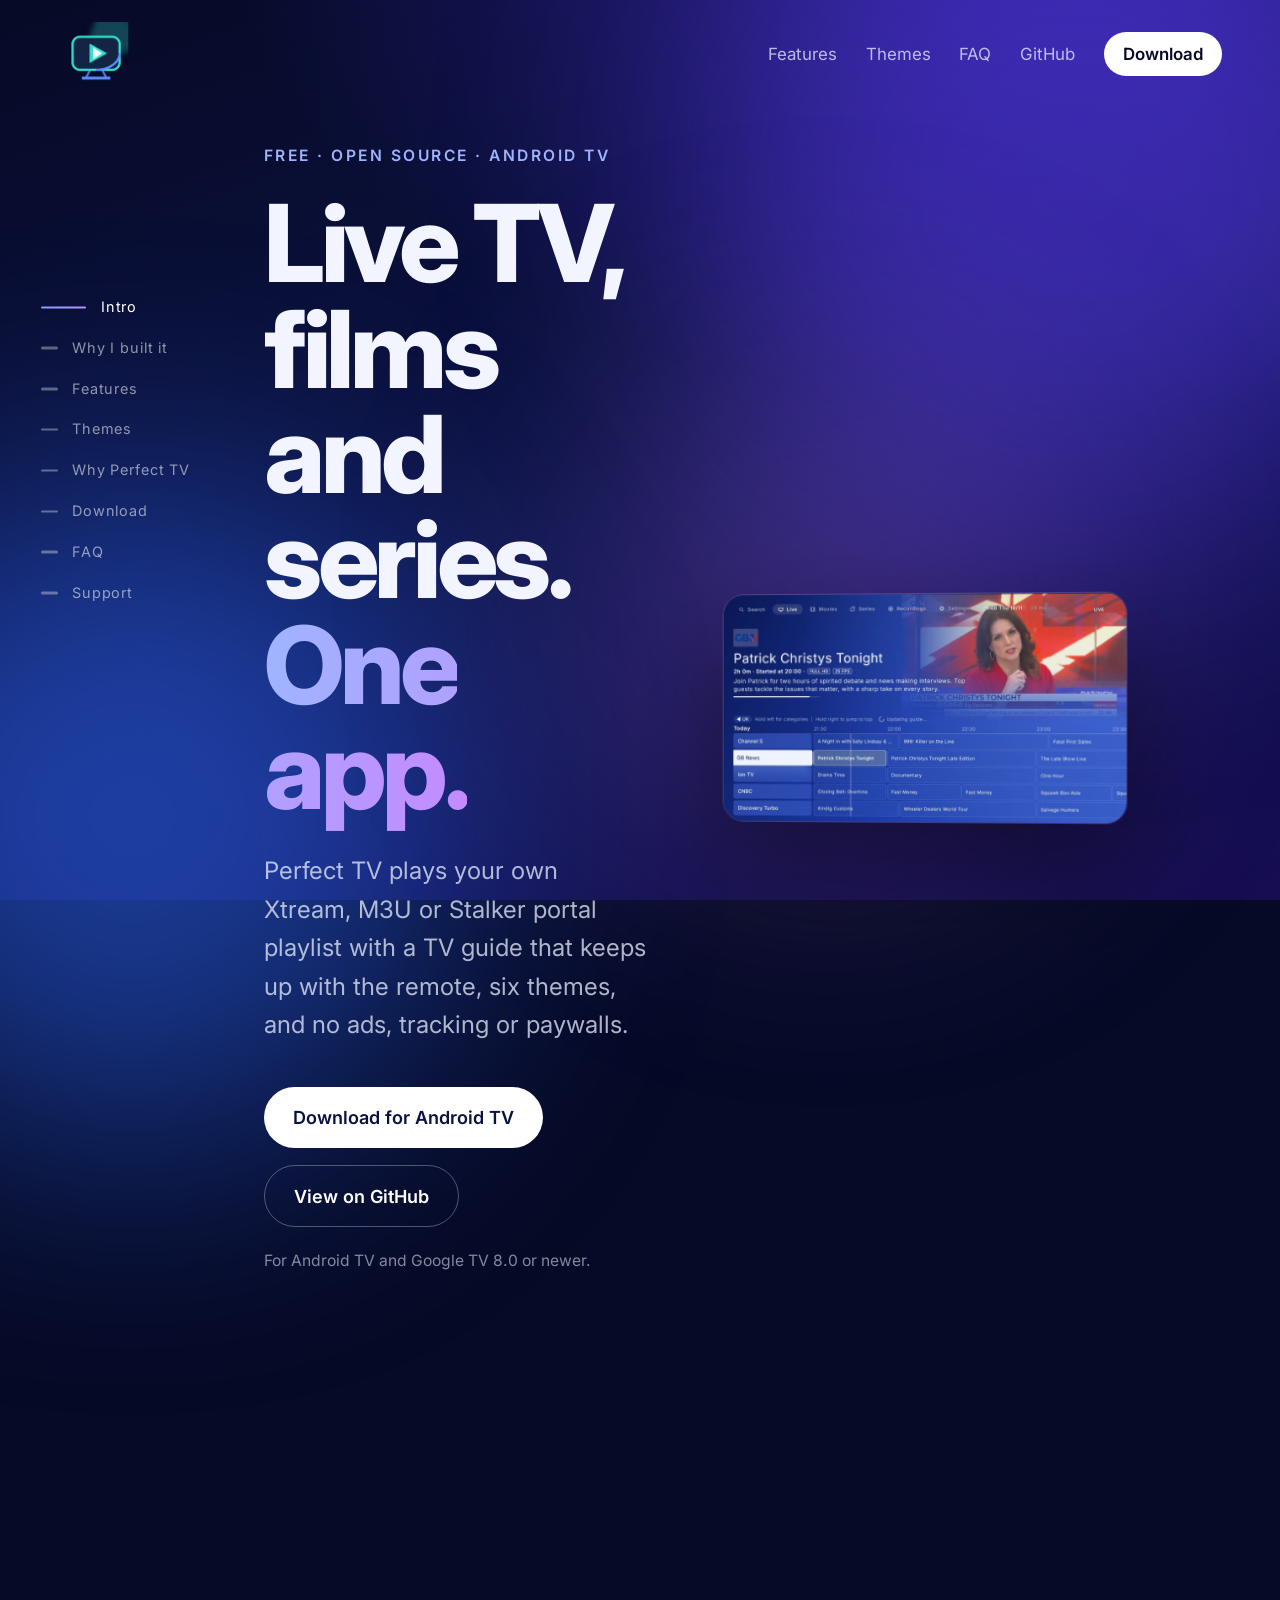
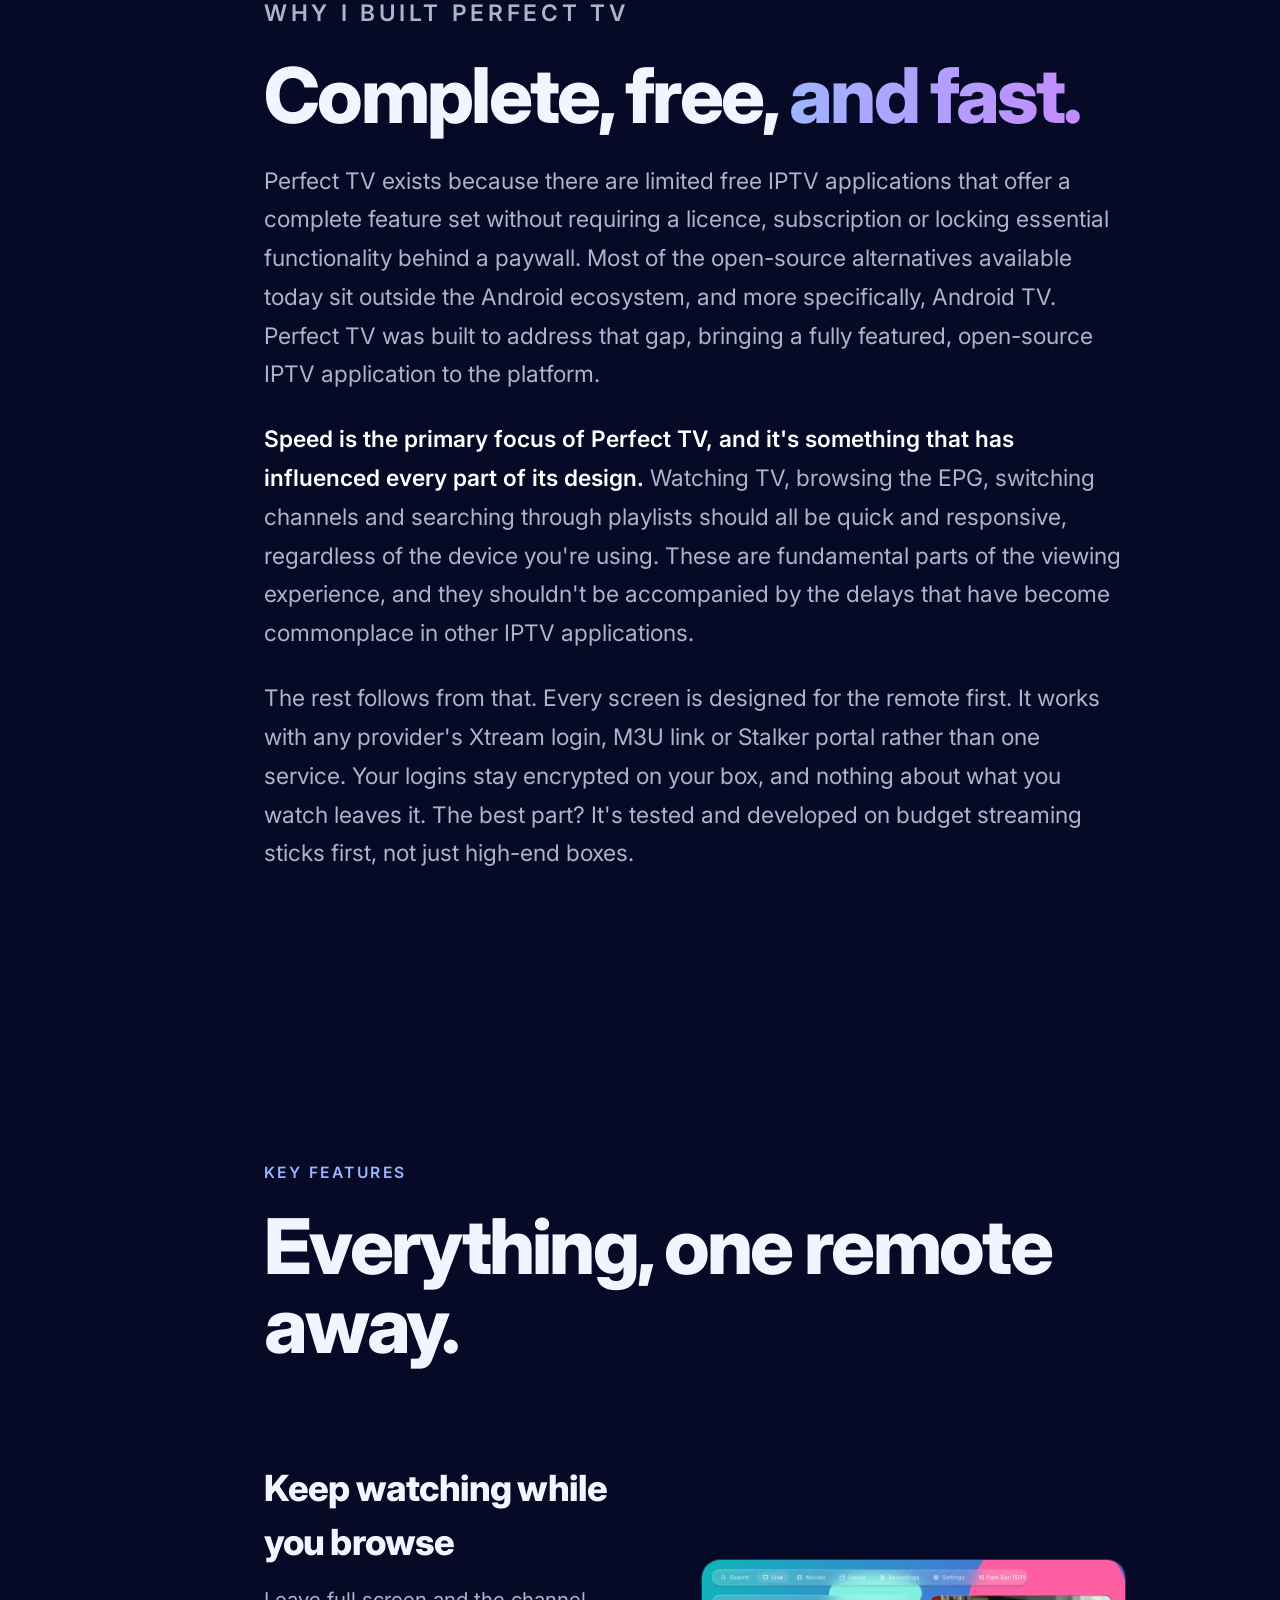
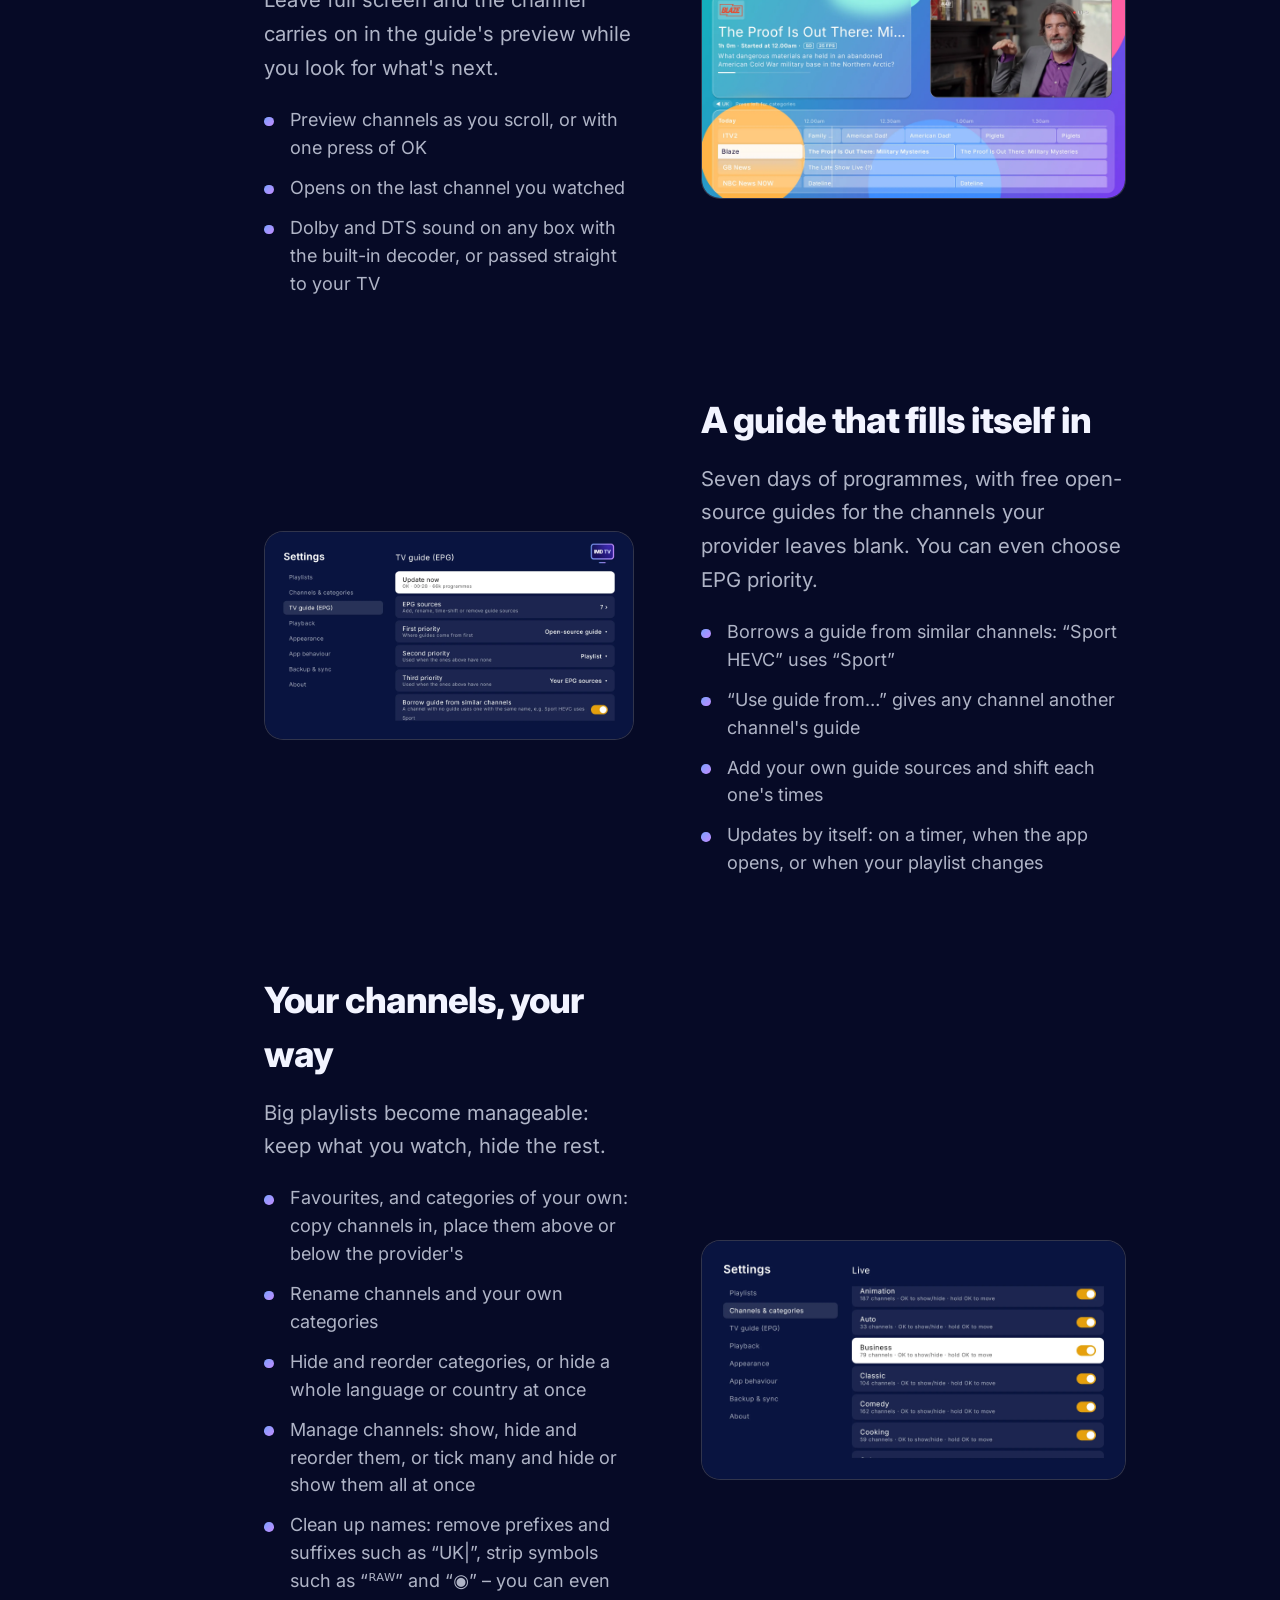
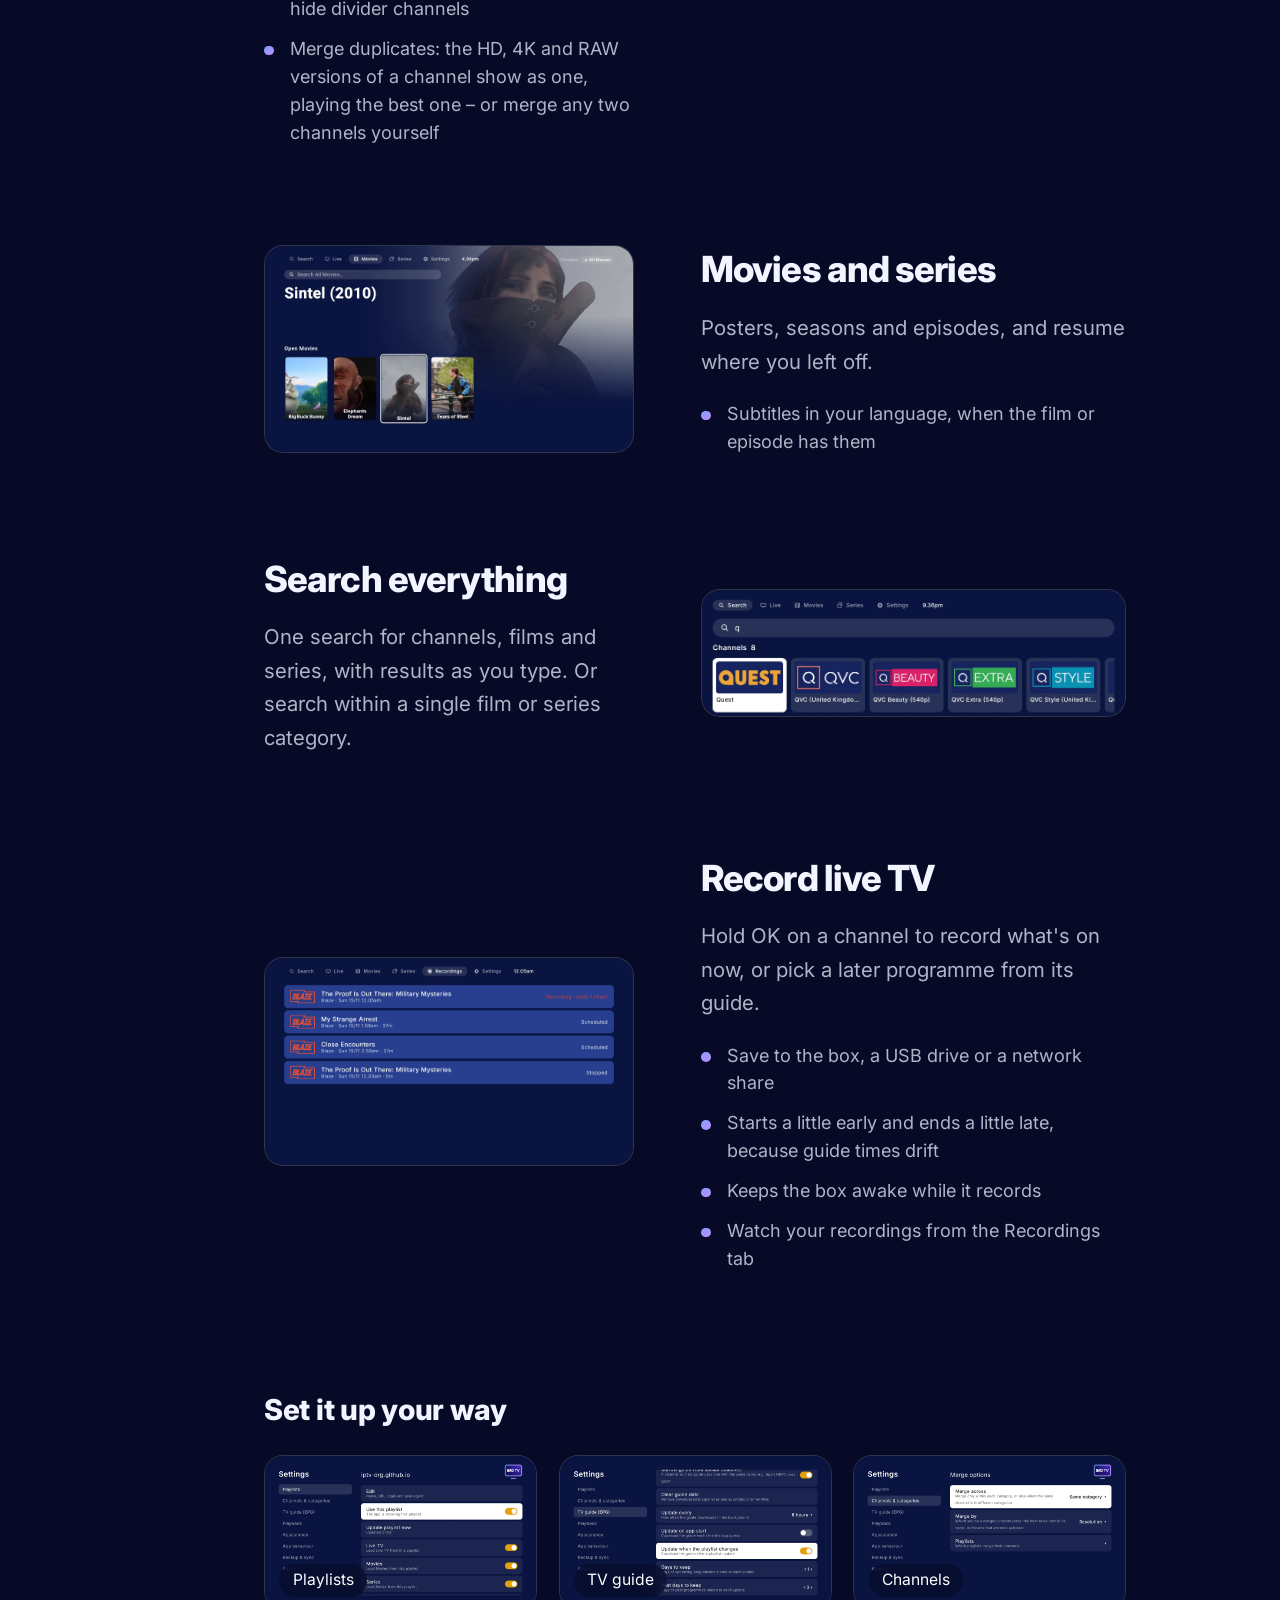
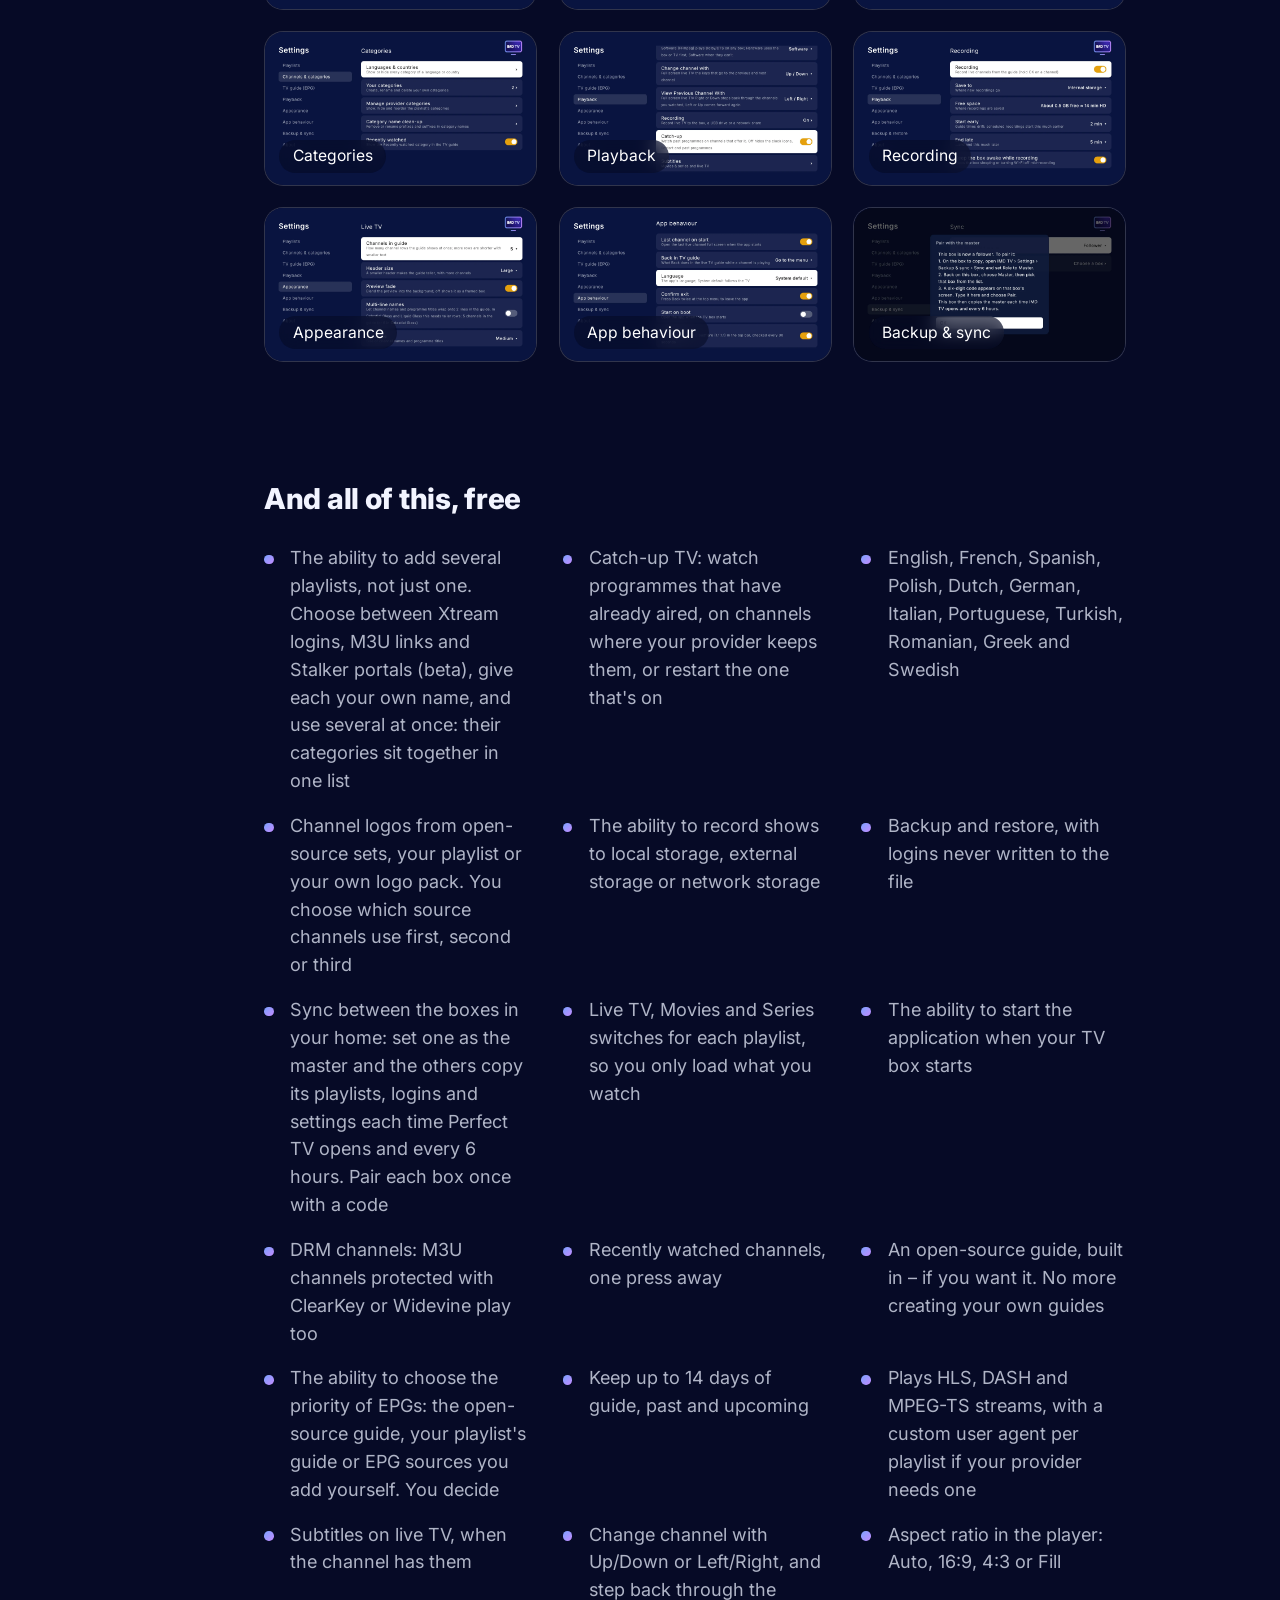
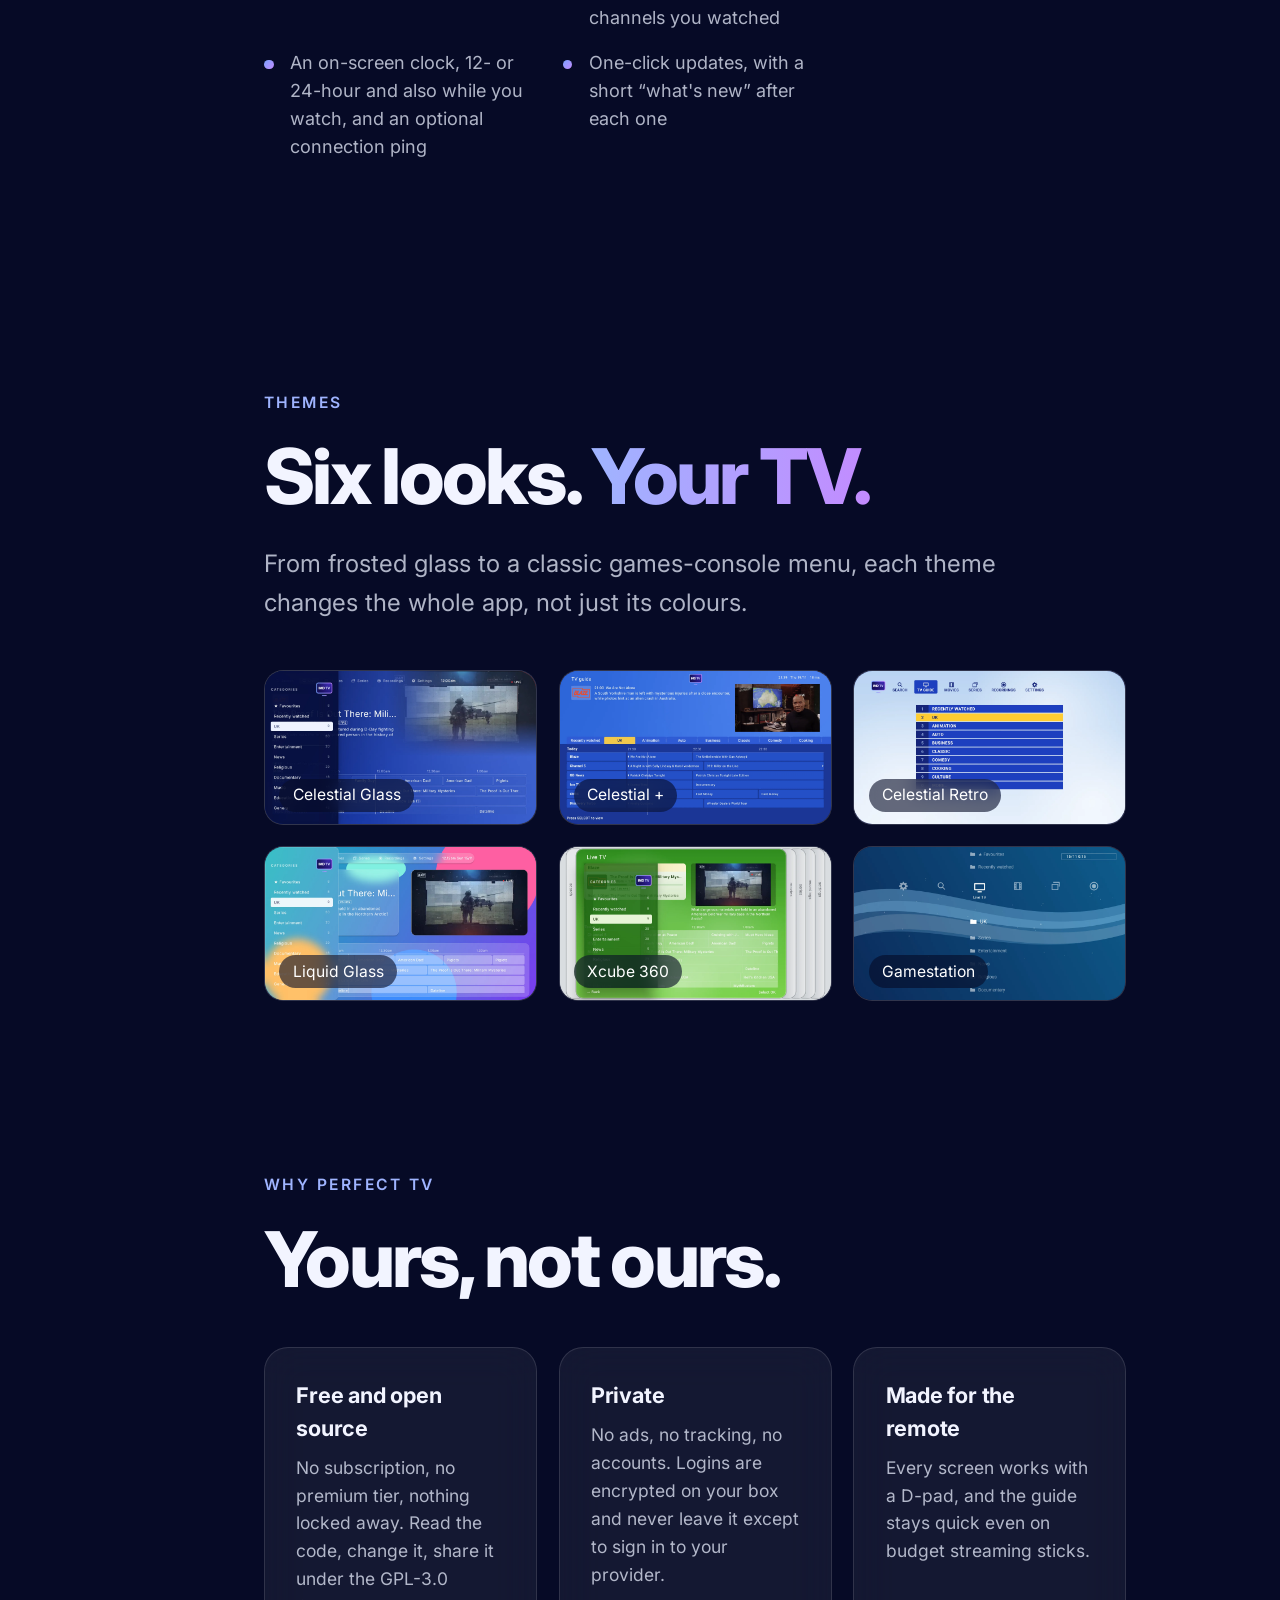
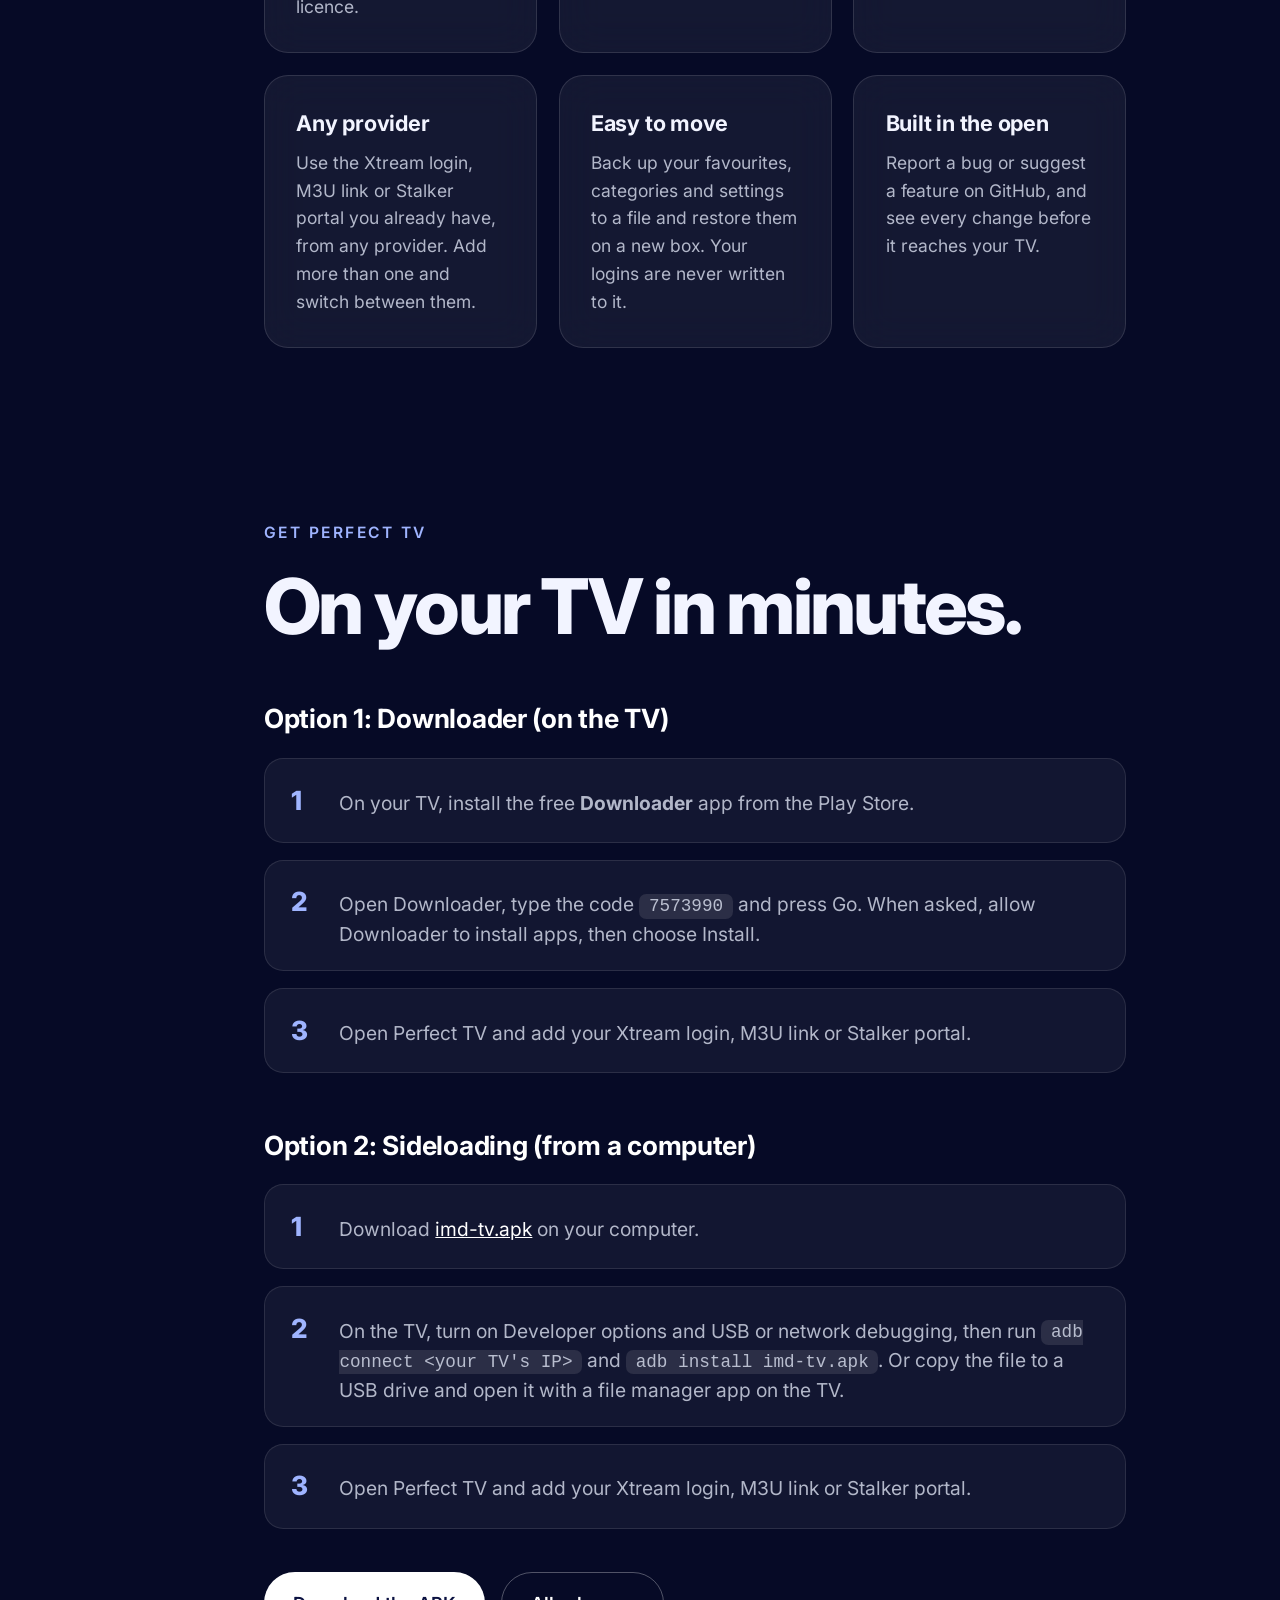
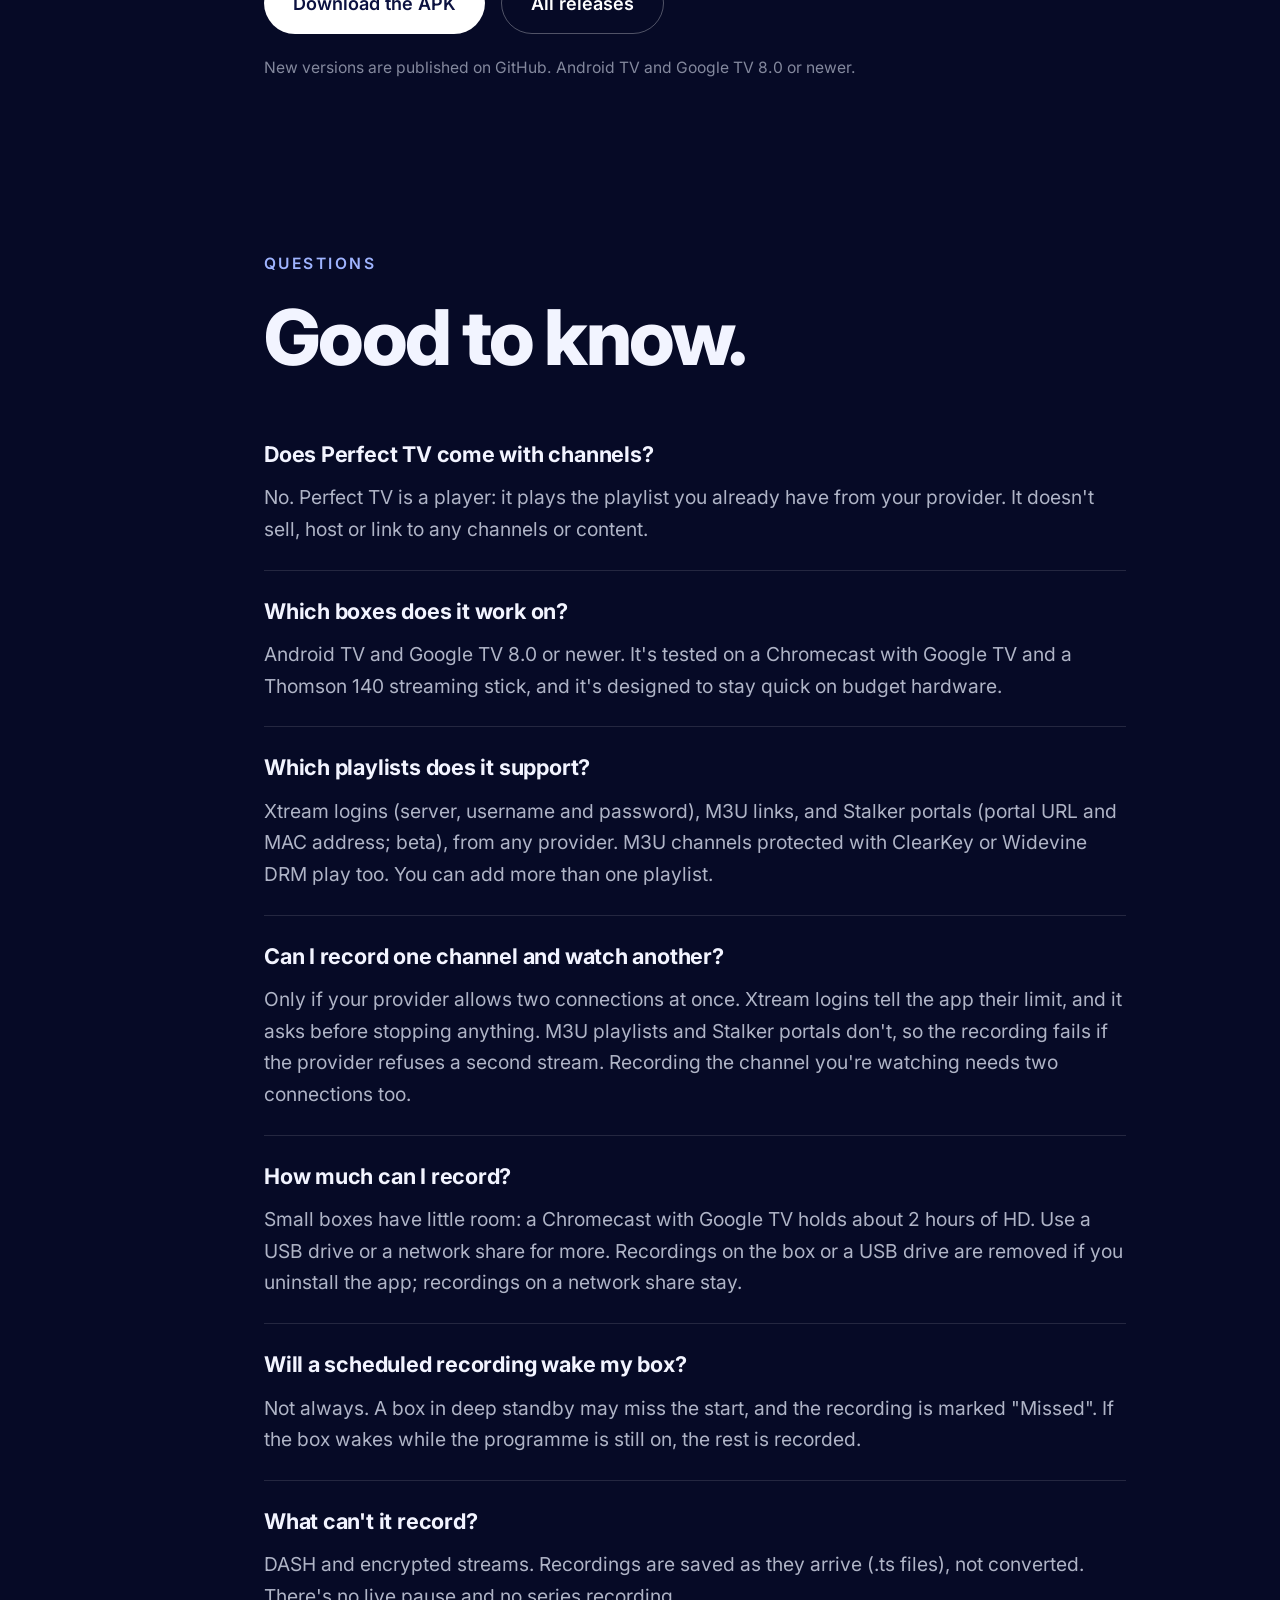
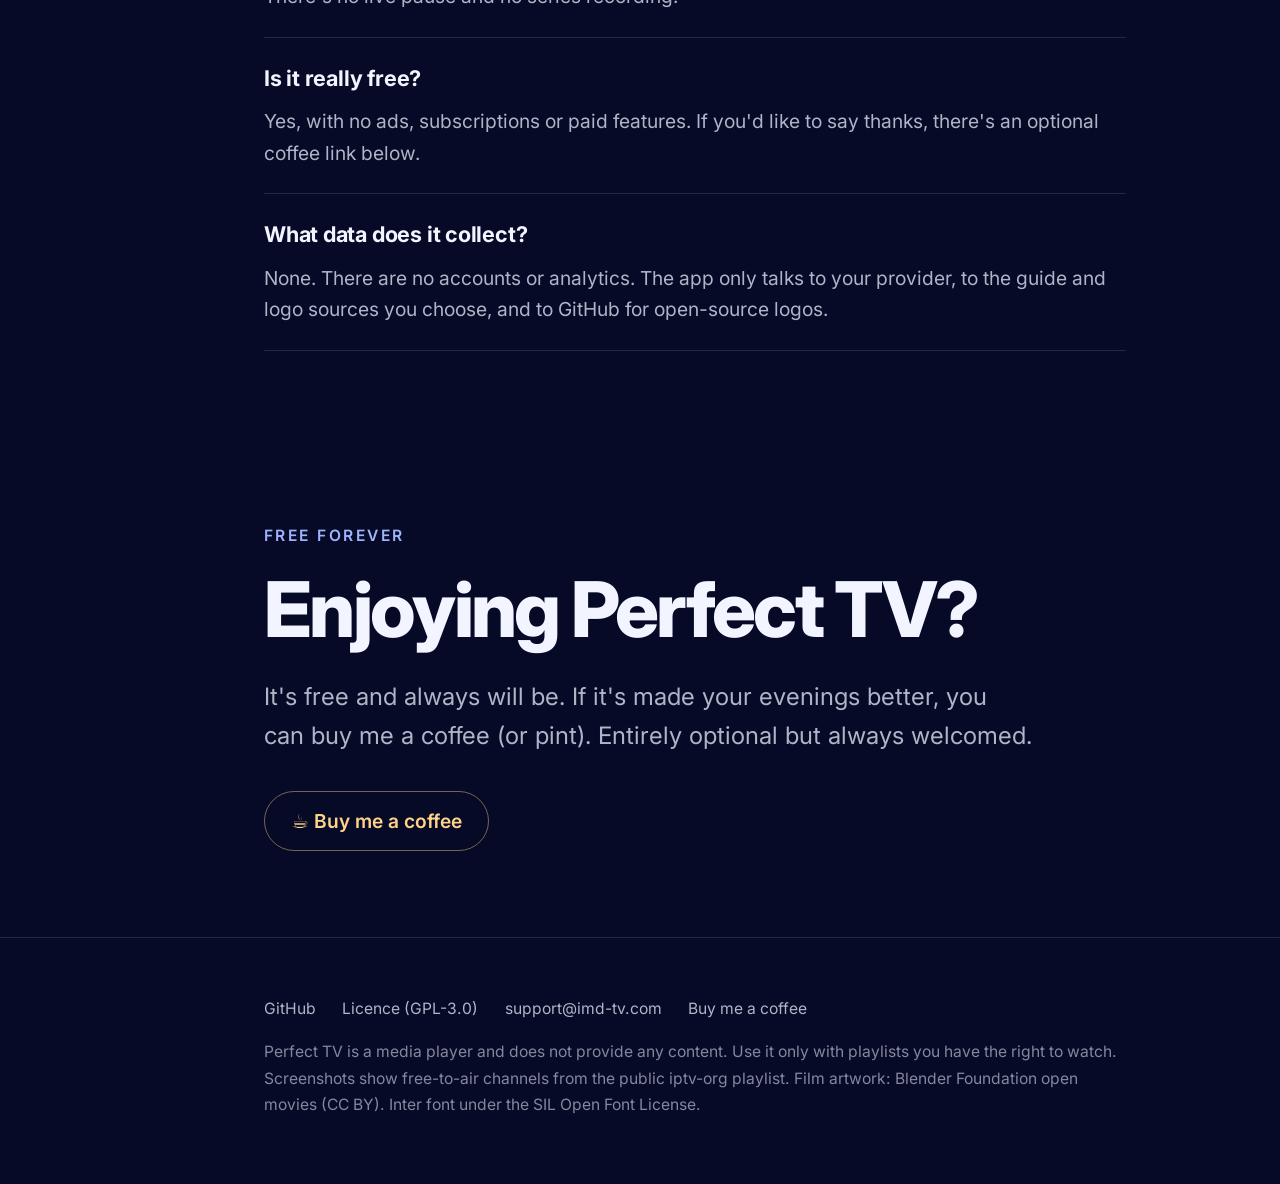
<file: site/index.html>
<!doctype html>
<html lang="en" class="no-js">
<head>
<meta charset="utf-8">
<meta name="viewport" content="width=device-width, initial-scale=1">
<title>Perfect TV — free, open-source IPTV for Android TV</title>
<meta name="description" content="Perfect TV is a free, open-source IPTV player for Android TV and Google TV: a fast TV guide, movies and series, six themes, and no ads or tracking. Bring your own Xtream, M3U or Stalker portal playlist.">
<meta name="theme-color" content="#060a26">
<link rel="icon" type="image/png" href="favicon.png">
<link rel="preload" href="fonts/Inter-Variable.woff2" as="font" type="font/woff2" crossorigin>
<link rel="stylesheet" href="styles.css">
<meta property="og:type" content="website">
<meta property="og:title" content="Perfect TV — free, open-source IPTV for Android TV">
<meta property="og:description" content="A fast TV guide, movies and series, six themes, and no ads or tracking. Bring your own playlist.">
<meta property="og:url" content="https://imd-tv.pages.dev/">
<meta property="og:image" content="https://imd-tv.pages.dev/img/og.webp">
<meta name="twitter:card" content="summary_large_image">
</head>
<body>
<a class="skip" href="#intro">Skip to content</a>
<div class="sky" aria-hidden="true"></div>
<div class="blob b1" aria-hidden="true"></div><div class="blob b2" aria-hidden="true"></div><div class="blob b3" aria-hidden="true"></div>

<header class="top">
  <a class="brand" href="#intro"><img src="img/logo.png" alt="Perfect TV" width="64" height="54"></a>
  <nav aria-label="Main">
    <a href="#features">Features</a>
    <a href="#themes">Themes</a>
    <a href="#faq">FAQ</a>
    <a href="https://github.com/HDSGASDA/app-perfect-tv">GitHub</a>
    <a class="pill" href="#download">Download</a>
  </nav>
</header>
<nav class="rail" aria-label="Sections"></nav>

<main>
  <section id="intro" data-name="Intro">
    <div class="reveal intro">
      <div>
        <p class="kicker">Free · Open source · Android TV</p>
        <h1>Live TV, films<br>and series.<br><span class="grad">One app.</span></h1>
        <p class="lead">Perfect TV plays your own Xtream, M3U or Stalker portal playlist with a TV guide that keeps up with the remote, six themes, and no ads, tracking or paywalls.</p>
        <div class="btns">
          <a class="btn primary" href="#download">Download for Android TV</a>
          <a class="btn ghost" href="https://github.com/HDSGASDA/app-perfect-tv">View on GitHub</a>
        </div>
        <p class="small">For Android TV and Google TV 8.0 or newer.</p>
      </div>
      <div class="hero-shot"><img src="img/themes/celestial-glass.webp" width="1920" height="1080" alt="The Perfect TV guide in the Celestial Glass theme: GB News's programme details above a grid of channels and programmes, with the channel previewing top right."></div>
    </div>
  </section>

  <section id="story" data-name="Why I built it">
    <div class="reveal story">
      <p class="kicker">Why I built Perfect TV</p>
      <h2>Complete, free, <span class="grad">and fast.</span></h2>
      <p>Perfect TV exists because there are limited free IPTV applications that offer a complete feature set without requiring a licence, subscription or locking essential functionality behind a paywall. Most of the open-source alternatives available today sit outside the Android ecosystem, and more specifically, Android TV. Perfect TV was built to address that gap, bringing a fully featured, open-source IPTV application to the platform.</p>
      <p><strong>Speed is the primary focus of Perfect TV, and it's something that has influenced every part of its design.</strong> Watching TV, browsing the EPG, switching channels and searching through playlists should all be quick and responsive, regardless of the device you're using. These are fundamental parts of the viewing experience, and they shouldn't be accompanied by the delays that have become commonplace in other IPTV applications.</p>
      <p>The rest follows from that. Every screen is designed for the remote first. It works with any provider's Xtream login, M3U link or Stalker portal rather than one service. Your logins stay encrypted on your box, and nothing about what you watch leaves it. The best part? It's tested and developed on budget streaming sticks first, not just high-end boxes.</p>
    </div>
  </section>

  <section id="features" data-name="Features">
    <div class="reveal">
      <p class="kicker">Key features</p>
      <h2>Everything, one remote away.</h2>

      <div class="feature">
        <div class="text">
          <h3>Keep watching while you browse</h3>
          <p>Leave full screen and the channel carries on in the guide's preview while you look for what's next.</p>
          <ul role="list">
            <li>Preview channels as you scroll, or with one press of OK</li>
            <li>Opens on the last channel you watched</li>
            <li>Dolby and DTS sound on any box with the built-in decoder, or passed straight to your TV</li>
          </ul>
        </div>
        <figure class="shot"><img src="img/themes/liquid-glass.webp" width="1920" height="1080" loading="lazy" alt="The guide in the Liquid Glass theme with Blaze playing in the preview window"></figure>
      </div>

      <div class="feature flip">
        <div class="text">
          <h3>A guide that fills itself in</h3>
          <p>Seven days of programmes, with free open-source guides for the channels your provider leaves blank. You can even choose EPG priority.</p>
          <ul role="list">
            <li>Borrows a guide from similar channels: “Sport HEVC” uses “Sport”</li>
            <li>“Use guide from…” gives any channel another channel's guide</li>
            <li>Add your own guide sources and shift each one's times</li>
            <li>Updates by itself: on a timer, when the app opens, or when your playlist changes</li>
          </ul>
        </div>
        <figure class="shot"><img src="img/settings/guide-1.webp" width="1920" height="1080" loading="lazy" alt="TV guide settings: update now, EPG sources, the three guide priorities and borrow guide from similar channels"></figure>
      </div>

      <div class="feature">
        <div class="text">
          <h3>Your channels, your way</h3>
          <p>Big playlists become manageable: keep what you watch, hide the rest.</p>
          <ul role="list">
            <li>Favourites, and categories of your own: copy channels in, place them above or below the provider's</li>
            <li>Rename channels and your own categories</li>
            <li>Hide and reorder categories, or hide a whole language or country at once</li>
            <li>Manage channels: show, hide and reorder them, or tick many and hide or show them all at once</li>
            <li>Clean up names: remove prefixes and suffixes such as “UK|”, strip symbols such as “ᴿᴬᵂ” and “◉” – you can even hide divider channels</li>
            <li>Merge duplicates: the HD, 4K and RAW versions of a channel show as one, playing the best one – or merge any two channels yourself</li>
          </ul>
        </div>
        <figure class="shot"><img src="img/settings/manage-categories.webp" width="1920" height="1080" loading="lazy" alt="Manage provider categories: each Live category with its channel count, a show or hide switch and hold OK to move"></figure>
      </div>

      <div class="feature flip">
        <div class="text">
          <h3>Movies and series</h3>
          <p>Posters, seasons and episodes, and resume where you left off.</p>
          <ul role="list">
            <li>Subtitles in your language, when the film or episode has them</li>
          </ul>
        </div>
        <figure class="shot"><img src="img/movies.webp" width="1920" height="1080" loading="lazy" alt="Movies screen: a row of posters with the focused film's artwork behind"></figure>
      </div>

      <div class="feature">
        <div class="text">
          <h3>Search everything</h3>
          <p>One search for channels, films and series, with results as you type. Or search within a single film or series category.</p>
        </div>
        <figure class="shot"><img src="img/search.webp" width="1920" height="570" loading="lazy" alt="Search for the letter Q: channel results such as Quest and QVC, each with its logo"></figure>
      </div>

      <div class="feature flip">
        <div class="text">
          <h3>Record live TV</h3>
          <p>Hold OK on a channel to record what's on now, or pick a later programme from its guide.</p>
          <ul role="list">
            <li>Save to the box, a USB drive or a network share</li>
            <li>Starts a little early and ends a little late, because guide times drift</li>
            <li>Keeps the box awake while it records</li>
            <li>Watch your recordings from the Recordings tab</li>
          </ul>
        </div>
        <figure class="shot"><img src="img/recordings.webp" width="1920" height="1080" loading="lazy" alt="Recordings tab: a Blaze programme recording now, two scheduled and one finished"></figure>
      </div>

      <h3 class="more-title">Set it up your way</h3>
      <div class="themes settings-shots">
        <figure class="shot rotate"><img src="img/settings/playlists-1.webp" width="1920" height="1080" loading="lazy" alt="Settings, Playlists: the list of playlists, with iptv-org.github.io in use"><img src="img/settings/playlists-2.webp" width="1920" height="1080" loading="lazy" alt="Settings, Playlists: the Add playlist form"><img src="img/settings/playlists-3.webp" width="1920" height="1080" loading="lazy" alt="Settings, a playlist's page: Use this playlist and switches for Live TV, Movies and Series"><figcaption>Playlists</figcaption></figure>
        <figure class="shot rotate"><img src="img/settings/guide-1.webp" width="1920" height="1080" loading="lazy" alt="Settings, TV guide: update now, guide sources, three guide priorities and borrow guide from similar channels"><img src="img/settings/guide-2.webp" width="1920" height="1080" loading="lazy" alt="Settings, TV guide: clear guide data, update every, update on start, update on playlist change and days to keep"><figcaption>TV guide</figcaption></figure>
        <figure class="shot rotate"><img src="img/settings/channels-1.webp" width="1920" height="1080" loading="lazy" alt="Settings, Channels: manage channels, merge channels, merge options, channel logos and channel name clean-up"><img src="img/settings/channels-2.webp" width="1920" height="1080" loading="lazy" alt="Settings, Channels: remove special characters, hide header channels and channel numbers"><img src="img/settings/channels-3.webp" width="1920" height="1080" loading="lazy" alt="Settings, Merge options: merge across, merge by and playlists"><figcaption>Channels</figcaption></figure>
        <figure class="shot"><img src="img/settings/categories-1.webp" width="1920" height="1080" loading="lazy" alt="Settings, Categories: languages, your categories, manage provider categories, category name clean-up and a Recently watched switch"><figcaption>Categories</figcaption></figure>
        <figure class="shot rotate"><img src="img/settings/playback-1.webp" width="1920" height="1080" loading="lazy" alt="Settings, Playback: autoplay, audio decoder, change channel with and view previous channel"><img src="img/settings/playback-2.webp" width="1920" height="1080" loading="lazy" alt="Settings, Playback: recording, catch-up and subtitles"><figcaption>Playback</figcaption></figure>
        <figure class="shot"><img src="img/settings/recording.webp" width="1920" height="1080" loading="lazy" alt="Settings, Recording: recording switch, save to, free space, start early, end late and keep the box awake"><figcaption>Recording</figcaption></figure>
        <figure class="shot rotate"><img src="img/settings/appearance-1.webp" width="1920" height="1080" loading="lazy" alt="Settings, Appearance: App, Live TV and Movies and Series"><img src="img/settings/appearance-2.webp" width="1920" height="1080" loading="lazy" alt="Settings, Appearance, App: theme, theme colour, theme mode, date and time, and reset"><img src="img/settings/appearance-3.webp" width="1920" height="1080" loading="lazy" alt="Settings, Appearance, Live TV: channels in guide, header size, preview fade, multi-line names and title size"><figcaption>Appearance</figcaption></figure>
        <figure class="shot"><img src="img/settings/behaviour-1.webp" width="1920" height="1080" loading="lazy" alt="Settings, App behaviour: last channel on start, Back in TV guide, language, confirm exit, start on boot and show ping"><figcaption>App behaviour</figcaption></figure>
        <figure class="shot rotate"><img src="img/settings/backup-1.webp" width="1920" height="1080" loading="lazy" alt="Settings, Backup and restore"><img src="img/settings/backup-2.webp" width="1920" height="1080" loading="lazy" alt="Settings, Sync: this box is the master and has no followers"><img src="img/settings/backup-3.webp" width="1920" height="1080" loading="lazy" alt="Settings, Sync: the steps to pair with the master"><figcaption>Backup &amp; sync</figcaption></figure>
      </div>

      <h3 class="more-title">And all of this, free</h3>
      <ul class="more" role="list">
        <li>The ability to add several playlists, not just one. Choose between Xtream logins, M3U links and Stalker portals (beta), give each your own name, and use several at once: their categories sit together in one list</li>
        <li>Catch-up TV: watch programmes that have already aired, on channels where your provider keeps them, or restart the one that's on</li>
        <li>English, French, Spanish, Polish, Dutch, German, Italian, Portuguese, Turkish, Romanian, Greek and Swedish</li>
        <li>Channel logos from open-source sets, your playlist or your own logo pack. You choose which source channels use first, second or third</li>
        <li>The ability to record shows to local storage, external storage or network storage</li>
        <li>Backup and restore, with logins never written to the file</li>
        <li>Sync between the boxes in your home: set one as the master and the others copy its playlists, logins and settings each time Perfect TV opens and every 6 hours. Pair each box once with a code</li>
        <li>Live TV, Movies and Series switches for each playlist, so you only load what you watch</li>
        <li>The ability to start the application when your TV box starts</li>
        <li>DRM channels: M3U channels protected with ClearKey or Widevine play too</li>
        <li>Recently watched channels, one press away</li>
        <li>An open-source guide, built in – if you want it. No more creating your own guides</li>
        <li>The ability to choose the priority of EPGs: the open-source guide, your playlist's guide or EPG sources you add yourself. You decide</li>
        <li>Keep up to 14 days of guide, past and upcoming</li>
        <li>Plays HLS, DASH and MPEG-TS streams, with a custom user agent per playlist if your provider needs one</li>
        <li>Subtitles on live TV, when the channel has them</li>
        <li>Change channel with Up/Down or Left/Right, and step back through the channels you watched</li>
        <li>Aspect ratio in the player: Auto, 16:9, 4:3 or Fill</li>
        <li>An on-screen clock, 12- or 24-hour and also while you watch, and an optional connection ping</li>
        <li>One-click updates, with a short “what's new” after each one</li>
      </ul>
    </div>
  </section>

  <section id="themes" data-name="Themes">
    <div class="reveal">
      <p class="kicker">Themes</p>
      <h2>Six looks. <span class="grad">Your TV.</span></h2>
      <p class="lead">From frosted glass to a classic games-console menu, each theme changes the whole app, not just its colours.</p>
      <div class="themes">
        <figure class="shot rotate"><img src="img/themes/celestial-glass.webp" width="1920" height="1080" loading="lazy" alt="Celestial Glass theme: TV guide on a deep blue background"><img src="img/themes/celestial-glass-categories.webp" width="1920" height="1080" loading="lazy" alt="Celestial Glass theme: the live TV categories"><figcaption>Celestial Glass</figcaption></figure>
        <figure class="shot rotate"><img src="img/themes/celestial-plus.webp" width="1920" height="1080" loading="lazy" alt="Celestial + theme: guide with category tabs and a yellow highlight"><img src="img/themes/celestial-plus-categories.webp" width="1920" height="1080" loading="lazy" alt="Celestial + theme: the live TV categories"><figcaption>Celestial +</figcaption></figure>
        <figure class="shot rotate"><img src="img/themes/celestial-retro.webp" width="1920" height="1080" loading="lazy" alt="Celestial Retro theme: a full-width classic guide grid"><img src="img/themes/celestial-retro-categories.webp" width="1920" height="1080" loading="lazy" alt="Celestial Retro theme: the live TV categories"><figcaption>Celestial Retro</figcaption></figure>
        <figure class="shot rotate"><img src="img/themes/liquid-glass.webp" width="1920" height="1080" loading="lazy" alt="Liquid Glass theme: glass panels over colourful shapes"><img src="img/themes/liquid-glass-categories.webp" width="1920" height="1080" loading="lazy" alt="Liquid Glass theme: the live TV categories"><figcaption>Liquid Glass</figcaption></figure>
        <figure class="shot rotate"><img src="img/themes/xcube-360.webp" width="1920" height="1080" loading="lazy" alt="Xcube 360 theme: green blades with the guide in the centre blade"><img src="img/themes/xcube-360-categories.webp" width="1920" height="1080" loading="lazy" alt="Xcube 360 theme: the live TV categories"><figcaption>Xcube 360</figcaption></figure>
        <figure class="shot rotate"><img src="img/themes/gamestation.webp" width="1920" height="1080" loading="lazy" alt="Gamestation theme: a wave background with a channel folder and preview"><img src="img/themes/gamestation-categories.webp" width="1920" height="1080" loading="lazy" alt="Gamestation theme: the live TV categories"><figcaption>Gamestation</figcaption></figure>
      </div>
    </div>
  </section>

  <section id="why" data-name="Why Perfect TV">
    <div class="reveal">
      <p class="kicker">Why Perfect TV</p>
      <h2>Yours, not ours.</h2>
      <div class="grid">
        <div class="card"><h3>Free and open source</h3><p>No subscription, no premium tier, nothing locked away. Read the code, change it, share it under the GPL-3.0 licence.</p></div>
        <div class="card"><h3>Private</h3><p>No ads, no tracking, no accounts. Logins are encrypted on your box and never leave it except to sign in to your provider.</p></div>
        <div class="card"><h3>Made for the remote</h3><p>Every screen works with a D-pad, and the guide stays quick even on budget streaming sticks.</p></div>
        <div class="card"><h3>Any provider</h3><p>Use the Xtream login, M3U link or Stalker portal you already have, from any provider. Add more than one and switch between them.</p></div>
        <div class="card"><h3>Easy to move</h3><p>Back up your favourites, categories and settings to a file and restore them on a new box. Your logins are never written to it.</p></div>
        <div class="card"><h3>Built in the open</h3><p>Report a bug or suggest a feature on GitHub, and see every change before it reaches your TV.</p></div>
      </div>
    </div>
  </section>

  <section id="download" data-name="Download">
    <div class="reveal">
      <p class="kicker">Get Perfect TV</p>
      <h2>On your TV in minutes.</h2>
      <h3 class="install-h">Option 1: Downloader (on the TV)</h3>
      <ol class="steps">
        <li><span>On your TV, install the free <strong>Downloader</strong> app from the Play Store.</span></li>
        <li><span>Open Downloader, type the code <code>7573990</code> and press Go. When asked, allow Downloader to install apps, then choose Install.</span></li>
        <li><span>Open Perfect TV and add your Xtream login, M3U link or Stalker portal.</span></li>
      </ol>
      <h3 class="install-h">Option 2: Sideloading (from a computer)</h3>
      <ol class="steps">
        <li><span>Download <a href="https://github.com/HDSGASDA/app-perfect-tv/releases/latest/download/imd-tv.apk">imd-tv.apk</a> on your computer.</span></li>
        <li><span>On the TV, turn on Developer options and USB or network debugging, then run <code>adb connect &lt;your TV's IP&gt;</code> and <code>adb install imd-tv.apk</code>. Or copy the file to a USB drive and open it with a file manager app on the TV.</span></li>
        <li><span>Open Perfect TV and add your Xtream login, M3U link or Stalker portal.</span></li>
      </ol>
      <div class="btns">
        <a class="btn primary" href="https://github.com/HDSGASDA/app-perfect-tv/releases/latest/download/imd-tv.apk">Download the APK</a>
        <a class="btn ghost" href="https://github.com/HDSGASDA/app-perfect-tv/releases">All releases</a>
      </div>
      <p class="small">New versions are published on GitHub. Android TV and Google TV 8.0 or newer.</p>
    </div>
  </section>

  <section id="faq" data-name="FAQ">
    <div class="reveal">
      <p class="kicker">Questions</p>
      <h2>Good to know.</h2>
      <div class="faq">
        <div class="qa"><h3>Does Perfect TV come with channels?</h3><p>No. Perfect TV is a player: it plays the playlist you already have from your provider. It doesn't sell, host or link to any channels or content.</p></div>
        <div class="qa"><h3>Which boxes does it work on?</h3><p>Android TV and Google TV 8.0 or newer. It's tested on a Chromecast with Google TV and a Thomson 140 streaming stick, and it's designed to stay quick on budget hardware.</p></div>
        <div class="qa"><h3>Which playlists does it support?</h3><p>Xtream logins (server, username and password), M3U links, and Stalker portals (portal URL and MAC address; beta), from any provider. M3U channels protected with ClearKey or Widevine DRM play too. You can add more than one playlist.</p></div>
        <div class="qa"><h3>Can I record one channel and watch another?</h3><p>Only if your provider allows two connections at once. Xtream logins tell the app their limit, and it asks before stopping anything. M3U playlists and Stalker portals don't, so the recording fails if the provider refuses a second stream. Recording the channel you're watching needs two connections too.</p></div>
        <div class="qa"><h3>How much can I record?</h3><p>Small boxes have little room: a Chromecast with Google TV holds about 2 hours of HD. Use a USB drive or a network share for more. Recordings on the box or a USB drive are removed if you uninstall the app; recordings on a network share stay.</p></div>
        <div class="qa"><h3>Will a scheduled recording wake my box?</h3><p>Not always. A box in deep standby may miss the start, and the recording is marked "Missed". If the box wakes while the programme is still on, the rest is recorded.</p></div>
        <div class="qa"><h3>What can't it record?</h3><p>DASH and encrypted streams. Recordings are saved as they arrive (.ts files), not converted. There's no live pause and no series recording.</p></div>
        <div class="qa"><h3>Is it really free?</h3><p>Yes, with no ads, subscriptions or paid features. If you'd like to say thanks, there's an optional coffee link below.</p></div>
        <div class="qa"><h3>What data does it collect?</h3><p>None. There are no accounts or analytics. The app only talks to your provider, to the guide and logo sources you choose, and to GitHub for open-source logos.</p></div>
      </div>
    </div>
  </section>

  <section id="support" data-name="Support">
    <div class="reveal">
      <p class="kicker">Free forever</p>
      <h2>Enjoying Perfect TV?</h2>
      <p class="lead">It's free and always will be. If it's made your evenings better, you can buy me a coffee (or pint). Entirely optional but always welcomed.</p>
      <a class="coffee" href="https://buymeacoffee.com/majorleeevil">☕ Buy me a coffee</a>
    </div>
  </section>
</main>

<footer>
  <nav aria-label="Footer">
    <a href="https://github.com/HDSGASDA/app-perfect-tv">GitHub</a>
    <a href="https://github.com/HDSGASDA/app-perfect-tv/blob/main/LICENSE">Licence (GPL-3.0)</a>
    <a href="mailto:support@imd-tv.com">support@imd-tv.com</a>
    <a href="https://buymeacoffee.com/majorleeevil">Buy me a coffee</a>
  </nav>
  <p>Perfect TV is a media player and does not provide any content. Use it only with playlists you have the right to watch.</p>
  <p>Screenshots show free-to-air channels from the public iptv-org playlist. Film artwork: Blender Foundation open movies (CC BY). Inter font under the SIL Open Font License.</p>
</footer>
<script src="main.js"></script>
</body>
</html>
</file>
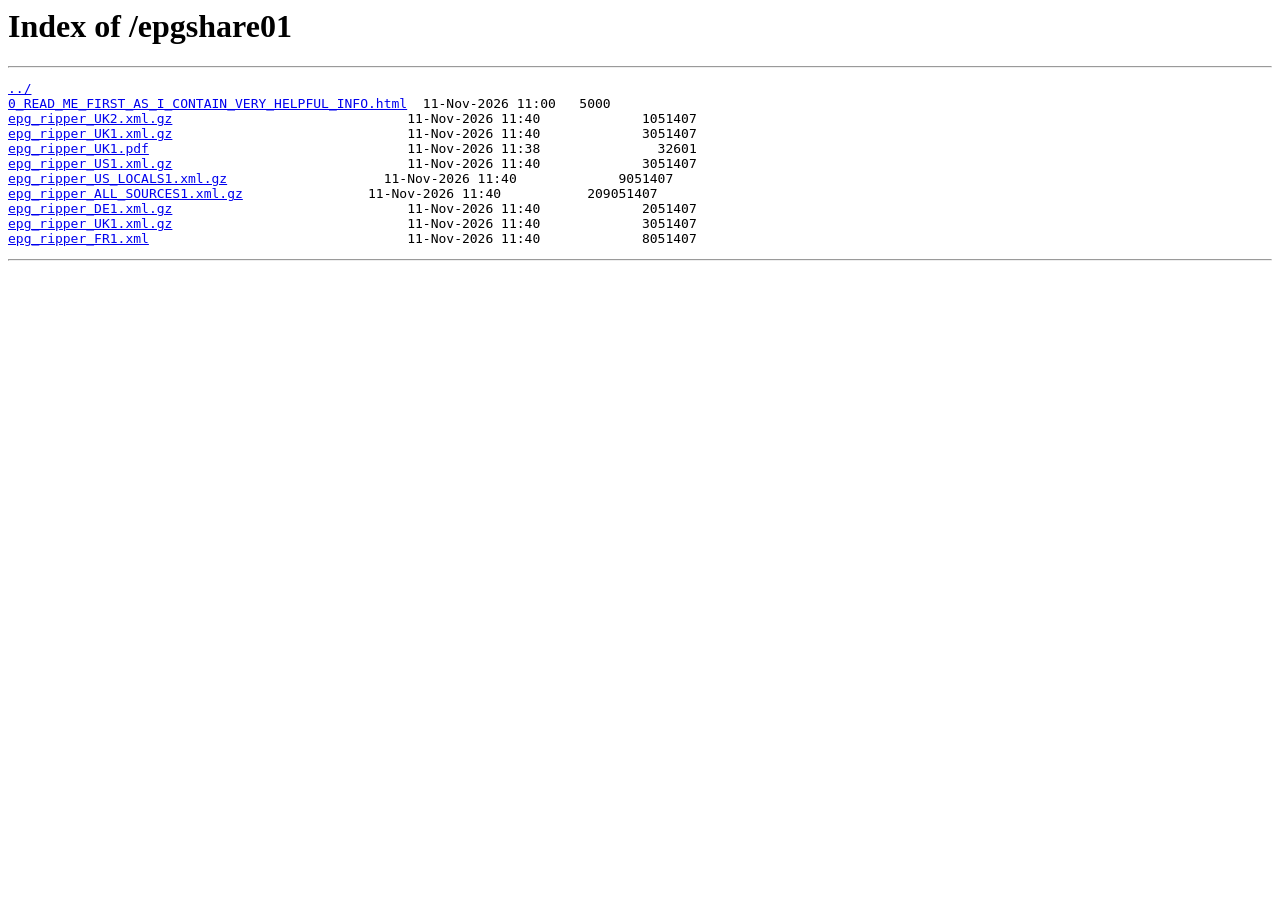
<file: app/src/test/resources/epgshare/index.html>
<html><head><title>Index of /epgshare01</title></head><body><h1>Index of /epgshare01</h1><hr><pre>
<a href="../">../</a>
<a href="0_READ_ME_FIRST_AS_I_CONTAIN_VERY_HELPFUL_INFO.html">0_READ_ME_FIRST_AS_I_CONTAIN_VERY_HELPFUL_INFO.html</a>  11-Nov-2026 11:00   5000
<a href="epg_ripper_UK2.xml.gz">epg_ripper_UK2.xml.gz</a>                              11-Nov-2026 11:40             1051407
<a href="epg_ripper_UK1.xml.gz">epg_ripper_UK1.xml.gz</a>                              11-Nov-2026 11:40             3051407
<a href="epg_ripper_UK1.pdf">epg_ripper_UK1.pdf</a>                                 11-Nov-2026 11:38               32601
<a href="epg_ripper_US1.xml.gz">epg_ripper_US1.xml.gz</a>                              11-Nov-2026 11:40             3051407
<a href="epg_ripper_US_LOCALS1.xml.gz">epg_ripper_US_LOCALS1.xml.gz</a>                    11-Nov-2026 11:40             9051407
<a href="epg_ripper_ALL_SOURCES1.xml.gz">epg_ripper_ALL_SOURCES1.xml.gz</a>                11-Nov-2026 11:40           209051407
<a href="epg_ripper_DE1.xml.gz">epg_ripper_DE1.xml.gz</a>                              11-Nov-2026 11:40             2051407
<a href="epg_ripper_UK1.xml.gz">epg_ripper_UK1.xml.gz</a>                              11-Nov-2026 11:40             3051407
<a href="epg_ripper_FR1.xml">epg_ripper_FR1.xml</a>                                 11-Nov-2026 11:40             8051407
</pre><hr></body></html>
</file>
<file: site/styles.css>
/* IMD TV — site styles. Look approved 2026-11-14: near-black navy, drifting blue-violet light, left section rail. */
@font-face {
  font-family: "Inter";
  src: url("fonts/Inter-Variable.woff2") format("woff2");
  font-weight: 100 900;
  font-display: swap;
}

:root {
  --bg-0: #060a26;
  --bg-1: #0d1446;
  --bg-2: #160d52;
  --text: #f2f4ff;
  --text-2: rgba(235, 240, 255, .74);
  --text-3: rgba(235, 240, 255, .55);
  --kicker: #9fb4ff;
  --line: rgba(255, 255, 255, .12);
  --card: rgba(255, 255, 255, .06);
  --card-hover: rgba(255, 255, 255, .09);
  --accent-a: #7aa2ff;
  --accent-b: #c38bff;
  --coffee: #ffd38a;
  --rail-x: 34px;
  --content-left: 220px;
}

* { box-sizing: border-box; margin: 0; padding: 0; }
html { scroll-behavior: smooth; }
/* The whole page at 120% on wide screens (user, 2026-11-14: reads best and fills the space); phones stay at 100%. */
@media (min-width: 901px) { html { zoom: 1.2; } }
body {
  font-family: "Inter", system-ui, -apple-system, "Segoe UI", sans-serif;
  color: var(--text);
  background: var(--bg-0);
  overflow-x: hidden;
  -webkit-font-smoothing: antialiased;
  line-height: 1.5;
}
img { display: block; max-width: 100%; height: auto; }
a { color: inherit; }
:focus-visible { outline: 2px solid var(--accent-a); outline-offset: 3px; border-radius: 6px; }

.skip { position: absolute; left: -999px; top: 8px; z-index: 50; background: #fff; color: var(--bg-0); padding: 8px 14px; border-radius: 8px; }
.skip:focus { left: 12px; }

/* Background: gradient sky and three slowly drifting lights. */
.sky { position: fixed; inset: 0; z-index: 0; pointer-events: none;
  background: radial-gradient(1200px 700px at 85% -10%, #2a1f8f 0%, transparent 60%),
              linear-gradient(160deg, var(--bg-0), var(--bg-1) 55%, var(--bg-2)); }
.blob { position: fixed; border-radius: 50%; filter: blur(110px); opacity: .5; pointer-events: none; z-index: 0;
  animation: drift 20s ease-in-out infinite alternate; }
.b1 { width: 620px; height: 620px; background: #5a3cf0; top: -160px; right: -140px; }
.b2 { width: 540px; height: 540px; background: #2f6bff; bottom: -200px; left: -160px; animation-duration: 26s; }
.b3 { width: 420px; height: 420px; background: #b06bff; top: 40%; left: 45%; opacity: .25; animation-duration: 32s; }
@keyframes drift { to { transform: translate(80px, 60px) scale(1.18); } }

/* Header */
.top { position: fixed; top: 0; left: 0; right: 0; z-index: 20; display: flex; justify-content: space-between; align-items: center;
  padding: 18px 48px; transition: background .4s, backdrop-filter .4s; }
.top.scrolled { background: rgba(6, 10, 38, .55); backdrop-filter: blur(14px); -webkit-backdrop-filter: blur(14px); }
.brand { display: flex; align-items: center; gap: 12px; text-decoration: none; font-weight: 800; letter-spacing: -.02em; font-size: 20px; }
.brand img { width: 64px; height: auto; }
.brand span { background: linear-gradient(90deg, var(--accent-a), var(--accent-b)); -webkit-background-clip: text; background-clip: text; color: transparent; }
.top nav { display: flex; gap: 24px; align-items: center; font-size: 14px; }
.top nav a { color: var(--text-2); text-decoration: none; transition: color .3s; }
.top nav a:hover { color: #fff; }
.top nav .pill { color: var(--bg-0); background: #fff; padding: 8px 16px; border-radius: 999px; font-weight: 600; }
.top nav .pill:hover { color: var(--bg-0); }

/* Section rail */
.rail { position: fixed; left: var(--rail-x); top: 50%; transform: translateY(-50%); z-index: 10; display: flex; flex-direction: column; gap: 16px; }
.rail a { color: rgba(255, 255, 255, .55); text-decoration: none; font-size: 12px; letter-spacing: .06em; display: flex; align-items: center; gap: 12px; transition: color .4s; }
.rail a .line { width: 14px; height: 2px; border-radius: 2px; background: rgba(255, 255, 255, .35); transition: width .45s cubic-bezier(.2, .7, .2, 1), background .45s; }
.rail a.on { color: #fff; }
.rail a.on .line { width: 38px; background: linear-gradient(90deg, var(--accent-a), var(--accent-b)); }
.rail a:hover { color: rgba(255, 255, 255, .85); }

/* Sections */
main { position: relative; z-index: 1; }
section { min-height: 100vh; padding: 120px 10vw 120px var(--content-left); display: flex; flex-direction: column; justify-content: center; }
.reveal { opacity: 0; transform: translateY(36px) scale(.985); filter: blur(6px);
  transition: opacity 1s cubic-bezier(.2, .7, .2, 1), transform 1s cubic-bezier(.2, .7, .2, 1), filter 1s; }
.reveal.in { opacity: 1; transform: none; filter: none; }
.no-js .reveal { opacity: 1; transform: none; filter: none; }

.kicker { font-size: 13px; color: var(--kicker); letter-spacing: .16em; text-transform: uppercase; margin-bottom: 20px; font-weight: 600; }
h1 { font-size: clamp(48px, 7vw, 104px); font-weight: 800; line-height: .98; letter-spacing: -.04em; }
h2 { font-size: clamp(36px, 5vw, 72px); font-weight: 800; line-height: 1.02; letter-spacing: -.035em; }
h3 { font-size: 18px; font-weight: 700; letter-spacing: -.01em; margin-bottom: 8px; }
.grad { background: linear-gradient(90deg, var(--kicker), var(--accent-b)); -webkit-background-clip: text; background-clip: text; color: transparent; }
.lead { font-size: 20px; color: var(--text-2); max-width: 640px; margin-top: 24px; line-height: 1.6; }
.small { margin-top: 18px; font-size: 13px; color: var(--text-3); }

.btns { display: flex; gap: 14px; margin-top: 36px; flex-wrap: wrap; }
.btn { padding: 14px 24px; border-radius: 999px; font-weight: 600; font-size: 15px; text-decoration: none; display: inline-flex; align-items: center; gap: 10px; transition: transform .3s, background .3s; }
.btn:hover { transform: translateY(-2px); }
.btn.primary { background: #fff; color: #0b1140; }
.btn.ghost { border: 1px solid rgba(255, 255, 255, .3); color: #fff; }
.btn.ghost:hover { background: rgba(255, 255, 255, .06); }

/* From Themes down, sections size to their content instead of filling the screen (user, 2026-11-14: less empty space). */
#themes, #why, #download, #faq, #support { min-height: auto; padding-top: 72px; padding-bottom: 72px; }
/* Intro and story fit their content too, so the gaps to Why I built it and Features match on tall screens (user, 2026-11-15). */
#intro, #story { min-height: auto; }

/* Intro: text and a screenshot side by side on wide screens */
.intro { display: grid; grid-template-columns: minmax(0, 1fr) minmax(0, 1.05fr); gap: 56px; align-items: center; }
.intro .hero-shot { border-radius: 18px; overflow: hidden; border: 1px solid rgba(255, 255, 255, .14);
  box-shadow: 0 40px 90px rgba(0, 0, 0, .45); transform: perspective(1400px) rotateY(-6deg); transition: transform .8s cubic-bezier(.2, .7, .2, 1); }
.intro .hero-shot:hover { transform: perspective(1400px) rotateY(0); }

/* Story */
.story { max-width: 760px; }
.story p { font-size: 19px; color: var(--text-2); line-height: 1.7; margin-top: 22px; }
.story p:first-of-type { margin-top: 28px; }
.story strong { color: #fff; font-weight: 600; }

/* Cards */
.grid { display: grid; grid-template-columns: repeat(3, minmax(0, 1fr)); gap: 18px; margin-top: 40px; }
.card { background: var(--card); border: 1px solid var(--line); border-radius: 20px; padding: 26px;
  backdrop-filter: blur(16px); -webkit-backdrop-filter: blur(16px); transition: transform .5s cubic-bezier(.2, .7, .2, 1), background .5s; }
.card:hover { transform: translateY(-4px); background: var(--card-hover); }
.card p { color: var(--text-2); font-size: 14.5px; line-height: 1.6; }
.icon { width: 40px; height: 40px; border-radius: 11px; margin-bottom: 16px; display: grid; place-items: center;
  background: linear-gradient(135deg, rgba(91, 124, 255, .9), rgba(164, 107, 255, .9)); }
.icon svg { width: 22px; height: 22px; stroke: #fff; fill: none; stroke-width: 1.8; stroke-linecap: round; stroke-linejoin: round; }

/* Feature rows: text and screenshot side by side, alternating sides */
.feature { display: grid; grid-template-columns: minmax(0, 1fr) minmax(0, 1.15fr); gap: 56px; align-items: center; margin-top: 80px; }
.feature.flip .text { order: 2; }
.feature h3 { font-size: 30px; font-weight: 800; letter-spacing: -.025em; margin-bottom: 12px; }
.feature p { font-size: 17px; color: var(--text-2); line-height: 1.65; }
.feature ul, .more { list-style: none; display: grid; gap: 10px; }
.feature ul { margin-top: 18px; }
.feature li, .more li { position: relative; padding-left: 22px; color: var(--text-2); font-size: 15px; line-height: 1.55; }
.feature li::before, .more li::before { content: ""; position: absolute; left: 0; top: .6em; width: 8px; height: 8px; border-radius: 50%;
  background: linear-gradient(135deg, var(--accent-a), var(--accent-b)); }
.feature .shot img { aspect-ratio: auto; }
.more-title { font-size: 24px; font-weight: 800; margin-top: 96px; }
.more { grid-template-columns: repeat(3, minmax(0, 1fr)); gap: 14px 28px; margin-top: 20px; }

/* Theme gallery */
.themes { display: grid; grid-template-columns: repeat(3, minmax(0, 1fr)); gap: 18px; margin-top: 40px; }
.shot { margin: 0; position: relative; border-radius: 16px; overflow: hidden; border: 1px solid rgba(255, 255, 255, .14);
  background: rgba(255, 255, 255, .04); transition: transform .5s cubic-bezier(.2, .7, .2, 1); }
.shot:hover { transform: scale(1.02); }
.shot img { width: 100%; aspect-ratio: 16 / 9; object-fit: cover; }
.shot figcaption { position: absolute; left: 12px; bottom: 10px; font-size: 13px; color: #fff; background: rgba(6, 10, 38, .6);
  backdrop-filter: blur(8px); -webkit-backdrop-filter: blur(8px); padding: 4px 11px; border-radius: 999px; }

/* Theme cards fade between the guide and the categories screen, all in step. */
.shot.rotate img + img { position: absolute; inset: 0; animation: swap 14s ease-in-out infinite; }
@keyframes swap { 0%, 40% { opacity: 0; } 50%, 90% { opacity: 1; } 100% { opacity: 0; } }
/* Three-shot tiles: the 2nd fades in a third of the way round, the 3rd at two thirds, both clear at the end. */
.shot.rotate:has(img:nth-of-type(3)) img:nth-of-type(2) { animation: swap-b 21s ease-in-out infinite; }
.shot.rotate:has(img:nth-of-type(3)) img:nth-of-type(3) { animation: swap-c 21s ease-in-out infinite; }
@keyframes swap-b { 0%, 28% { opacity: 0; } 36%, 95% { opacity: 1; } 100% { opacity: 0; } }
@keyframes swap-c { 0%, 61% { opacity: 0; } 69%, 95% { opacity: 1; } 100% { opacity: 0; } }
.settings-shots { margin-top: 20px; }

/* Download steps */
.steps { counter-reset: s; margin-top: 36px; display: grid; gap: 14px; max-width: 760px; list-style: none; }
.install-h { font-size: 22px; color: #fff; margin: 44px 0 0; }
.install-h + .steps { margin-top: 16px; }
.steps span { overflow-wrap: anywhere; }
.steps li { display: flex; gap: 18px; align-items: baseline; padding: 18px 22px; border-radius: 16px; background: rgba(255, 255, 255, .05); border: 1px solid rgba(255, 255, 255, .1); color: var(--text-2); }
.steps li::before { counter-increment: s; content: counter(s); font-weight: 800; font-size: 22px; color: var(--kicker); min-width: 22px; }
.steps a { color: #fff; }
code { font-family: ui-monospace, "SFMono-Regular", Menlo, monospace; background: rgba(255, 255, 255, .1); padding: 2px 8px; border-radius: 6px; font-size: .92em; }

/* FAQ */
.faq { max-width: 800px; margin-top: 30px; }
.qa { border-bottom: 1px solid var(--line); padding: 20px 0; }
.qa h3 { font-size: 18px; margin: 0; }
.qa p { margin-top: 10px; color: var(--text-2); line-height: 1.65; }
details { border-bottom: 1px solid var(--line); padding: 20px 0; }
summary { cursor: pointer; font-size: 18px; font-weight: 600; list-style: none; display: flex; justify-content: space-between; gap: 20px; }
summary::-webkit-details-marker { display: none; }
summary::after { content: "+"; color: var(--kicker); font-weight: 400; font-size: 22px; line-height: 1; transition: transform .3s; }
details[open] summary::after { transform: rotate(45deg); }
details p { margin-top: 12px; color: var(--text-2); line-height: 1.65; }

/* Support */
.coffee { display: inline-flex; align-items: center; gap: 10px; margin-top: 30px; padding: 12px 22px; border-radius: 999px;
  border: 1px solid rgba(255, 211, 138, .45); color: var(--coffee); text-decoration: none; font-weight: 600; transition: background .3s; }
.coffee:hover { background: rgba(255, 211, 138, .08); }

footer { position: relative; z-index: 1; padding: 48px 10vw 56px var(--content-left); color: var(--text-3); font-size: 13px; line-height: 1.7; border-top: 1px solid var(--line); }
footer nav { display: flex; flex-wrap: wrap; gap: 8px 22px; margin-bottom: 14px; }
footer a { color: var(--text-2); text-decoration: none; }
footer a:hover { color: #fff; }

/* Narrower screens */
@media (max-width: 1100px) {
  .intro { grid-template-columns: 1fr; }
  .intro .hero-shot { transform: none; max-width: 720px; }
  .grid, .themes, .more { grid-template-columns: repeat(2, minmax(0, 1fr)); }
  .feature { grid-template-columns: 1fr; gap: 28px; margin-top: 64px; }
  .feature.flip .text { order: 0; }
}
@media (max-width: 900px) {
  :root { --content-left: 24px; }
  .rail { display: none; }
  .top { padding: 14px 20px; }
  .top nav a:not(.pill) { display: none; }
  section { min-height: auto; padding: 110px 24px 64px; }
  footer { padding: 40px 24px 48px; }
  .lead { font-size: 18px; }
}
@media (max-width: 600px) {
  .grid, .themes, .more { grid-template-columns: 1fr; }
  .blob { opacity: .35; }
}

/* People who've asked their device for less motion get none. */
@media (prefers-reduced-motion: reduce) {
  html { scroll-behavior: auto; }
  .blob { animation: none; }
  .shot.rotate img + img, .shot.rotate:has(img:nth-of-type(3)) img:nth-of-type(n+2) { animation: none; opacity: 0; }
  .reveal { opacity: 1; transform: none; filter: none; transition: none; }
  .card, .shot, .btn, .intro .hero-shot { transition: none; transform: none; }
  .card:hover, .shot:hover, .btn:hover { transform: none; }
}
</file>
